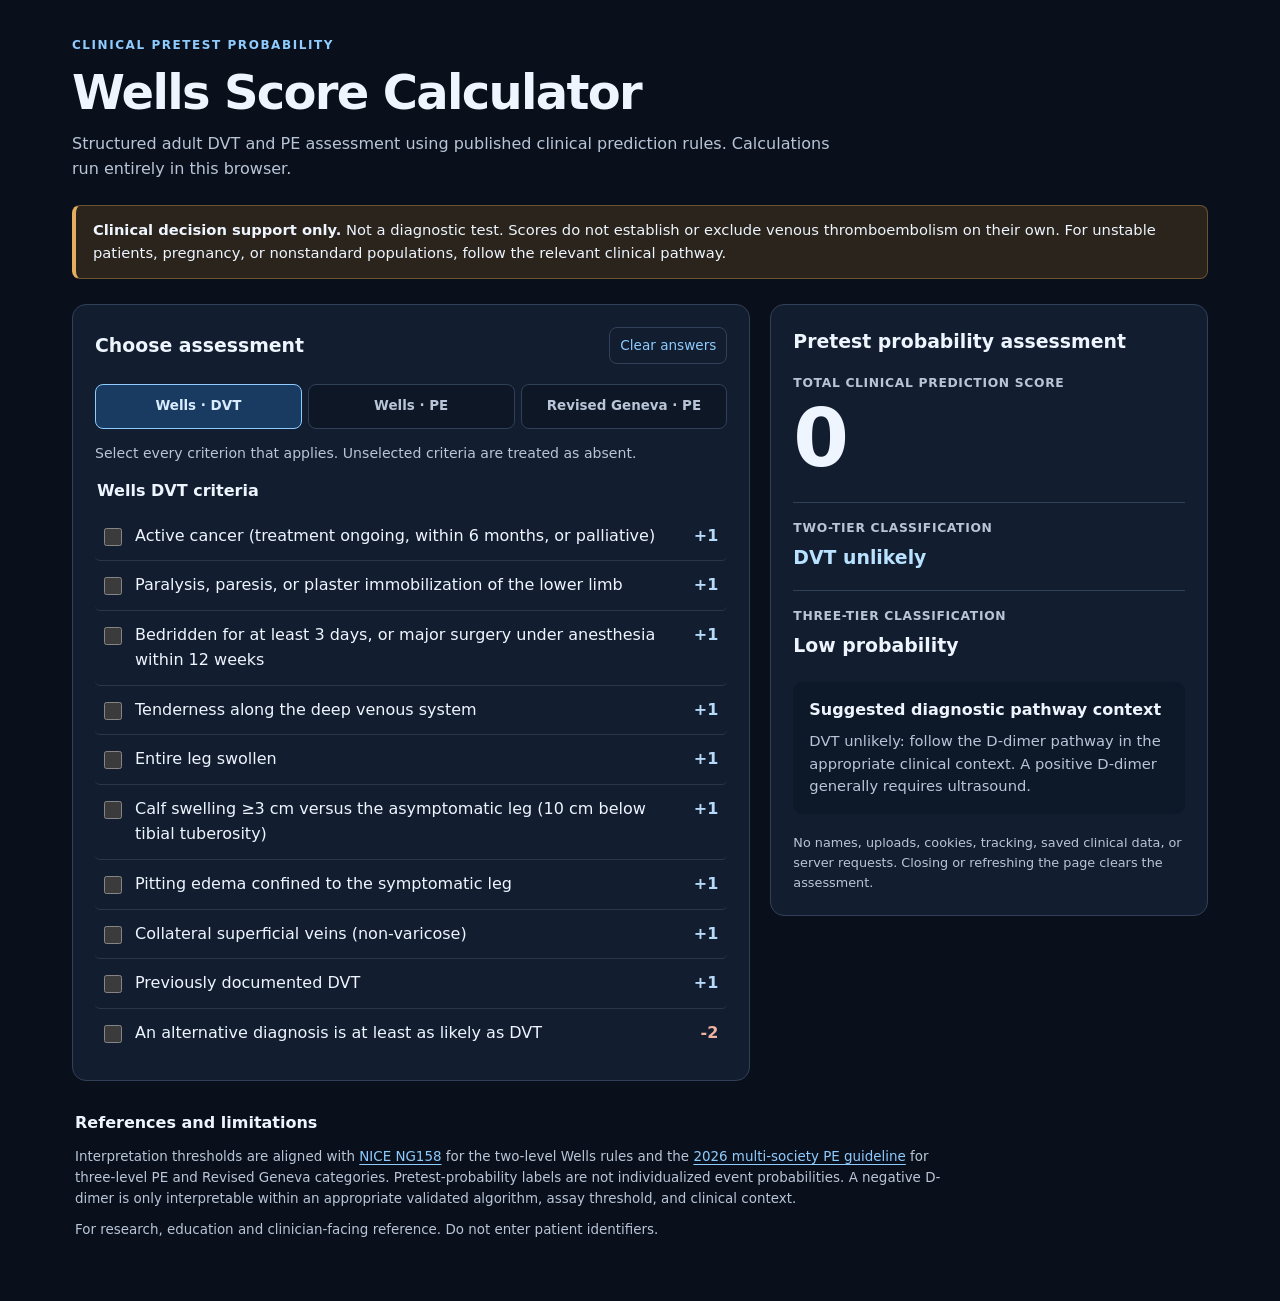
<file: index.html>
<!doctype html>
<html lang="en">
<head>
  <meta charset="utf-8">
  <meta name="viewport" content="width=device-width, initial-scale=1">
  <meta name="color-scheme" content="dark">
  <meta name="description" content="Local, browser-based Wells DVT, Wells PE, and Revised Geneva pretest probability scoring.">
  <meta http-equiv="Content-Security-Policy" content="default-src 'self'; script-src 'self'; style-src 'self'; img-src 'self'; connect-src 'none'; object-src 'none'; base-uri 'none'; form-action 'none'">
  <title>Wells Score Calculator | DVT, PE &amp; Revised Geneva</title>
  <link rel="stylesheet" href="./web/style.css">
  <script defer src="./web/calculator.js"></script>
  <script defer src="./web/app.js"></script>
</head>
<body>
  <div class="shell">
    <header class="page-head">
      <p class="eyebrow">CLINICAL PRETEST PROBABILITY</p>
      <h1>Wells Score Calculator</h1>
      <p class="subhead">Structured adult DVT and PE assessment using published clinical prediction rules. Calculations run entirely in this browser.</p>
    </header>
    <div class="safety" role="note">
      <strong>Clinical decision support only.</strong> Not a diagnostic test. Scores do not establish or exclude venous thromboembolism on their own. For unstable patients, pregnancy, or nonstandard populations, follow the relevant clinical pathway.
    </div>
    <main class="layout">
      <section class="panel" aria-labelledby="choose-heading">
        <div class="panel-title"><h2 id="choose-heading">Choose assessment</h2><button type="button" id="clear" class="quiet">Clear answers</button></div>
        <div class="tabs" role="group" aria-label="Select prediction rule">
          <button type="button" class="tab active" data-score="dvt" aria-pressed="true">Wells · DVT</button>
          <button type="button" class="tab" data-score="pe" aria-pressed="false">Wells · PE</button>
          <button type="button" class="tab" data-score="geneva" aria-pressed="false">Revised Geneva · PE</button>
        </div>
        <p class="prompt">Select every criterion that applies. Unselected criteria are treated as absent.</p>
        <fieldset class="criteria"><legend id="criteria-legend">Wells DVT criteria</legend><div id="criteria-list"></div></fieldset>
      </section>
      <aside class="panel result-panel" aria-labelledby="result-heading">
        <h2 id="result-heading">Pretest probability assessment</h2>
        <p class="meta">Total clinical prediction score</p>
        <output id="score" class="score" aria-live="polite" aria-atomic="true">0</output>
        <div class="assessment">
          <p class="meta">Two-tier classification</p>
          <p id="two-tier" class="classification">DVT unlikely</p>
        </div>
        <div class="assessment">
          <p class="meta">Three-tier classification</p>
          <p id="three-tier" class="classification secondary">Low probability</p>
        </div>
        <div class="guidance">
          <h3>Suggested diagnostic pathway context</h3>
          <p id="guidance">Enter clinical criteria to view pathway context.</p>
        </div>
        <p class="privacy">No names, uploads, cookies, tracking, saved clinical data, or server requests. Closing or refreshing the page clears the assessment.</p>
      </aside>
    </main>
    <footer>
      <h2>References and limitations</h2>
      <p>Interpretation thresholds are aligned with <a href="https://www.nice.org.uk/guidance/ng158/chapter/Recommendations" target="_blank" rel="noopener noreferrer">NICE NG158</a> for the two-level Wells rules and the <a href="https://www.jacc.org/doi/10.1016/j.jacc.2025.11.005" target="_blank" rel="noopener noreferrer">2026 multi-society PE guideline</a> for three-level PE and Revised Geneva categories. Pretest-probability labels are not individualized event probabilities. A negative D-dimer is only interpretable within an appropriate validated algorithm, assay threshold, and clinical context.</p>
      <p>For research, education and clinician-facing reference. Do not enter patient identifiers.</p>
    </footer>
  </div>
</body>
</html>
</file>
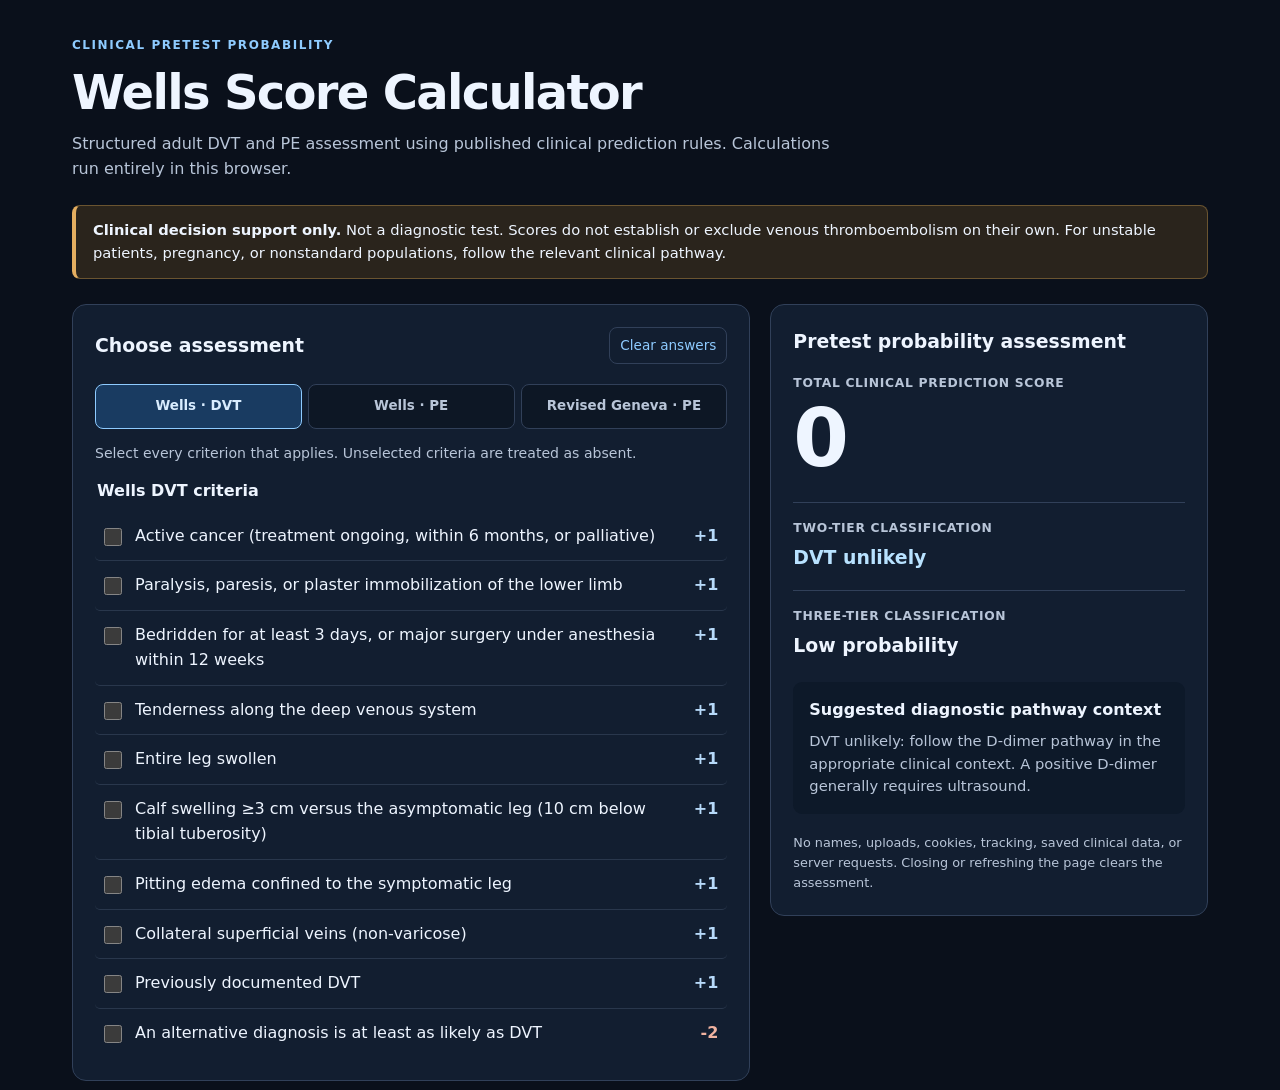
<file: web/index.html>
<!doctype html><html lang="en"><head><meta charset="utf-8"><meta name="viewport" content="width=device-width,initial-scale=1"><meta http-equiv="refresh" content="0;url=../index.html"><title>Wells Calculator</title></head><body><p>Continue to the <a href="../index.html">Wells Score Calculator</a>.</p></body></html>
</file>
<file: web/style.css>
:root { color-scheme: dark; --bg: #0a101b; --surface: #121e30; --border: #314059; --text: #eef5ff; --muted: #b8c5d8; --accent: #8ecbff; --accent-bg: #193b61; }
* { box-sizing: border-box; }
body { margin: 0; background: var(--bg); color: var(--text); font: 16px/1.55 system-ui, -apple-system, "Segoe UI", sans-serif; }
button, input { font: inherit; }
a { color: var(--accent); text-underline-offset: .2em; }
button:focus-visible, a:focus-visible, input:focus-visible { outline: 3px solid #a8dbff; outline-offset: 3px; }
.shell { max-width: 1180px; padding: 36px 22px 60px; margin: auto; }
.page-head { margin-bottom: 24px; }
.eyebrow { margin: 0 0 10px; color: var(--accent); font-size: .75rem; font-weight: 800; letter-spacing: .13em; }
h1 { font-size: clamp(2rem, 4.5vw, 3rem); letter-spacing: -.035em; line-height: 1.15; margin: 0 0 12px; }
h2 { font-size: 1.18rem; margin: 0; }
h3 { font-size: 1rem; margin: 0 0 7px; }
.subhead { max-width: 780px; color: var(--muted); margin: 0; }
.safety { padding: 13px 17px; border: 1px solid #6a5430; border-left: 4px solid #e4ae60; border-radius: 8px; background: #2a241c; margin: 20px 0 25px; font-size: .92rem; }
.layout { display: grid; grid-template-columns: minmax(0, 1.55fr) minmax(295px, 1fr); align-items: start; gap: 20px; }
.panel { background: var(--surface); border: 1px solid var(--border); border-radius: 14px; padding: 22px; }
.panel-title { display: flex; justify-content: space-between; align-items: center; gap: 15px; }
.quiet { border: 1px solid var(--border); background: transparent; color: var(--accent); border-radius: 8px; padding: 7px 10px; cursor: pointer; font-size: .85rem; }
.quiet:hover { background: #1d334f; }
.tabs { display: grid; grid-template-columns: repeat(3, 1fr); gap: 6px; margin: 20px 0 14px; }
.tab { cursor: pointer; background: #0d1725; border: 1px solid var(--border); border-radius: 8px; padding: 11px 6px; color: var(--muted); font-weight: 650; font-size: .84rem; }
.tab:hover { border-color: var(--accent); }
.tab.active { background: var(--accent-bg); color: #d9edff; border-color: var(--accent); }
.prompt { color: var(--muted); font-size: .88rem; margin: 0 0 14px; }
.criteria { padding: 0; margin: 0; border: 0; }
.criteria legend { font-weight: 650; padding-bottom: 8px; }
.criterion { display: flex; align-items: flex-start; gap: 13px; padding: 12px 9px; border-bottom: 1px solid #29374c; cursor: pointer; border-radius: 5px; }
.criterion:last-child { border-bottom: 0; }
.criterion:hover { background: #1b2d43; }
.criterion input { margin: 4px 0 0; flex: 0 0 auto; width: 18px; height: 18px; accent-color: #70baff; cursor: pointer; }
.criterion .desc { flex: 1; }
.points { flex: 0 0 auto; min-width: 42px; text-align: right; color: #b7dafa; font-weight: 700; font-variant-numeric: tabular-nums; }
.points.negative { color: #f0b2a0; }
.result-panel { position: sticky; top: 16px; }
.meta { font-size: .77rem; font-weight: 650; text-transform: uppercase; letter-spacing: .055em; color: var(--muted); margin: 18px 0 0; }
.score { display: block; font-size: 5rem; font-weight: 750; line-height: 1.15; letter-spacing: -.05em; font-variant-numeric: tabular-nums; }
.assessment { border-top: 1px solid var(--border); margin-top: 17px; }
.assessment .meta { margin-top: 16px; }
.classification { font-size: 1.18rem; font-weight: 700; margin: 5px 0 0; color: #b8e2ff; }
.classification.secondary { color: var(--text); }
.guidance { padding: 16px; border-radius: 9px; background: #0d1929; margin-top: 22px; }
.guidance p { margin: 0; font-size: .92rem; color: var(--muted); }
.privacy { font-size: .8rem; color: var(--muted); margin: 19px 0 0; }
footer { padding: 30px 3px 0; max-width: 900px; color: var(--muted); font-size: .84rem; }
footer h2 { color: var(--text); font-size: 1rem; }
footer p { margin: 11px 0 0; }
@media (max-width: 780px) { .shell { padding: 24px 14px 50px; } .layout { grid-template-columns: 1fr; } .result-panel { position: static; } .panel { padding: 18px; } .tabs { grid-template-columns: 1fr; } .tab { text-align: left; padding: 10px 13px; } }
</file>
